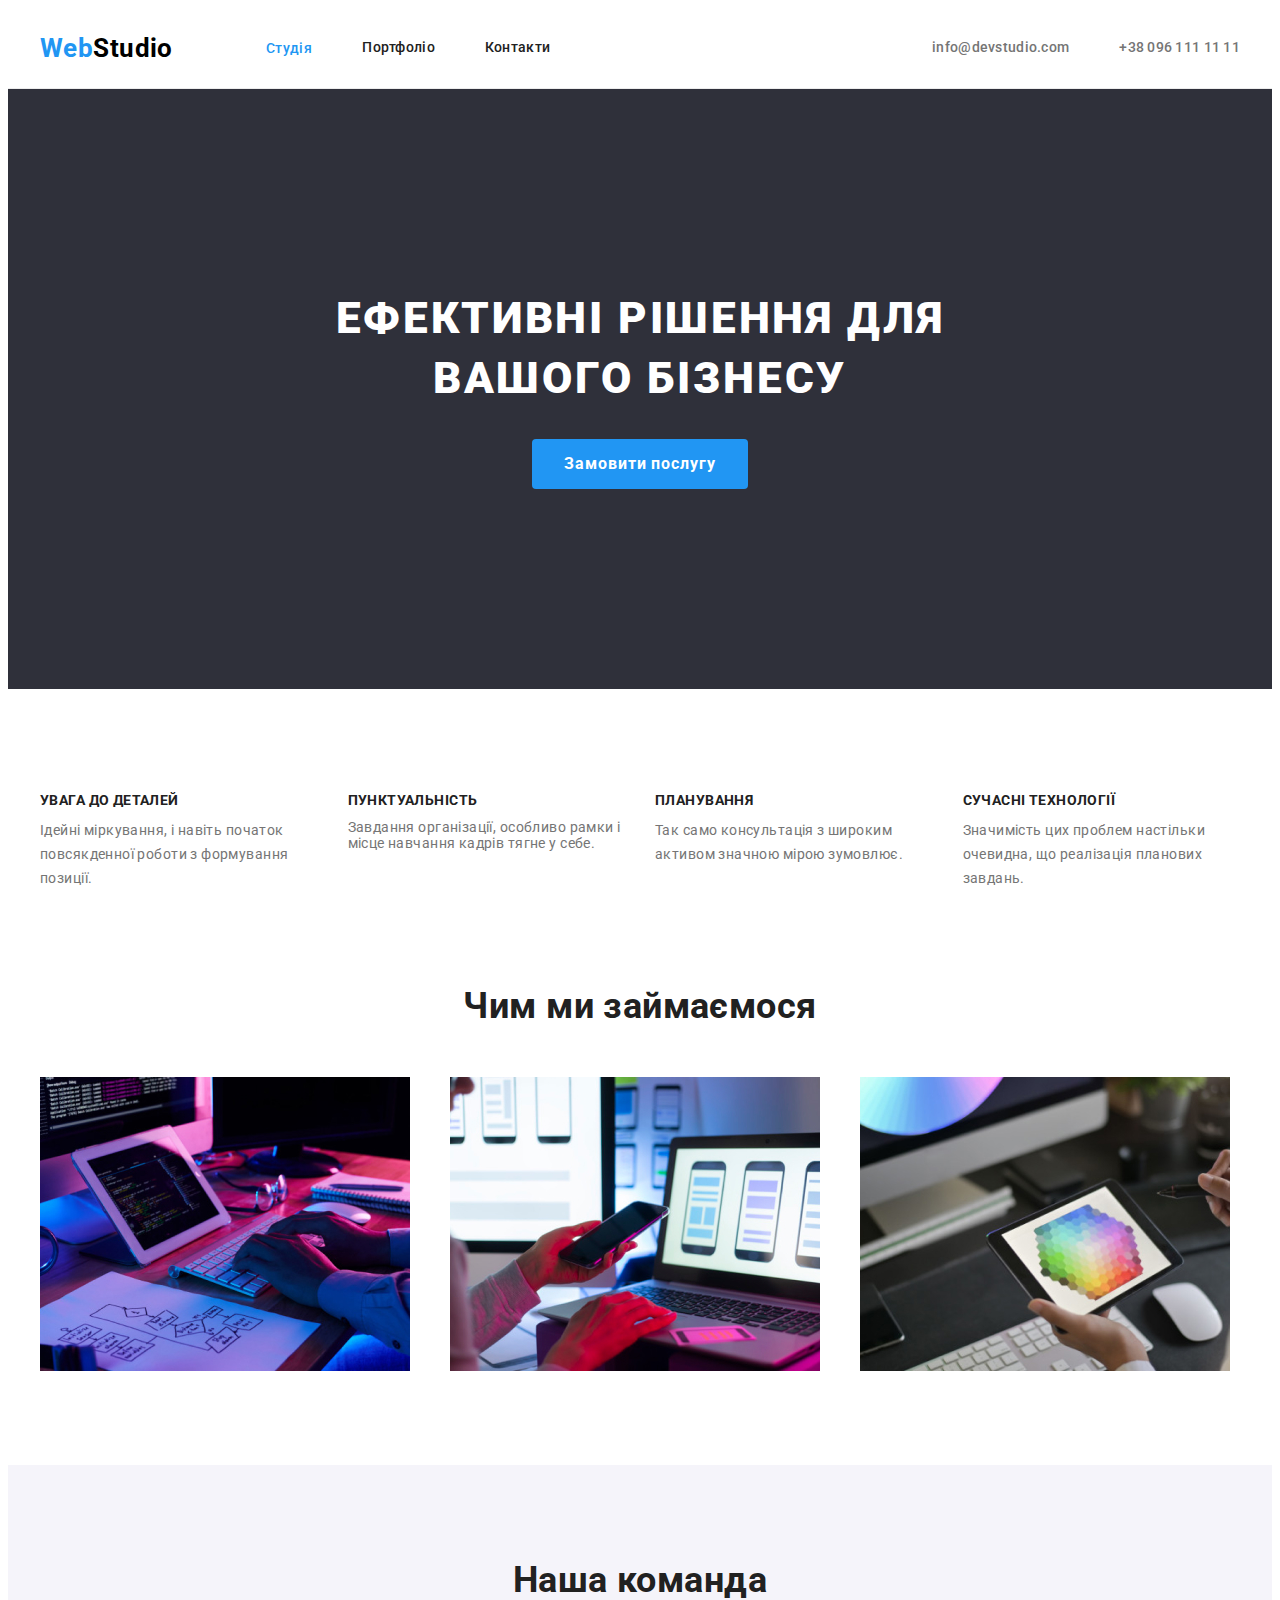
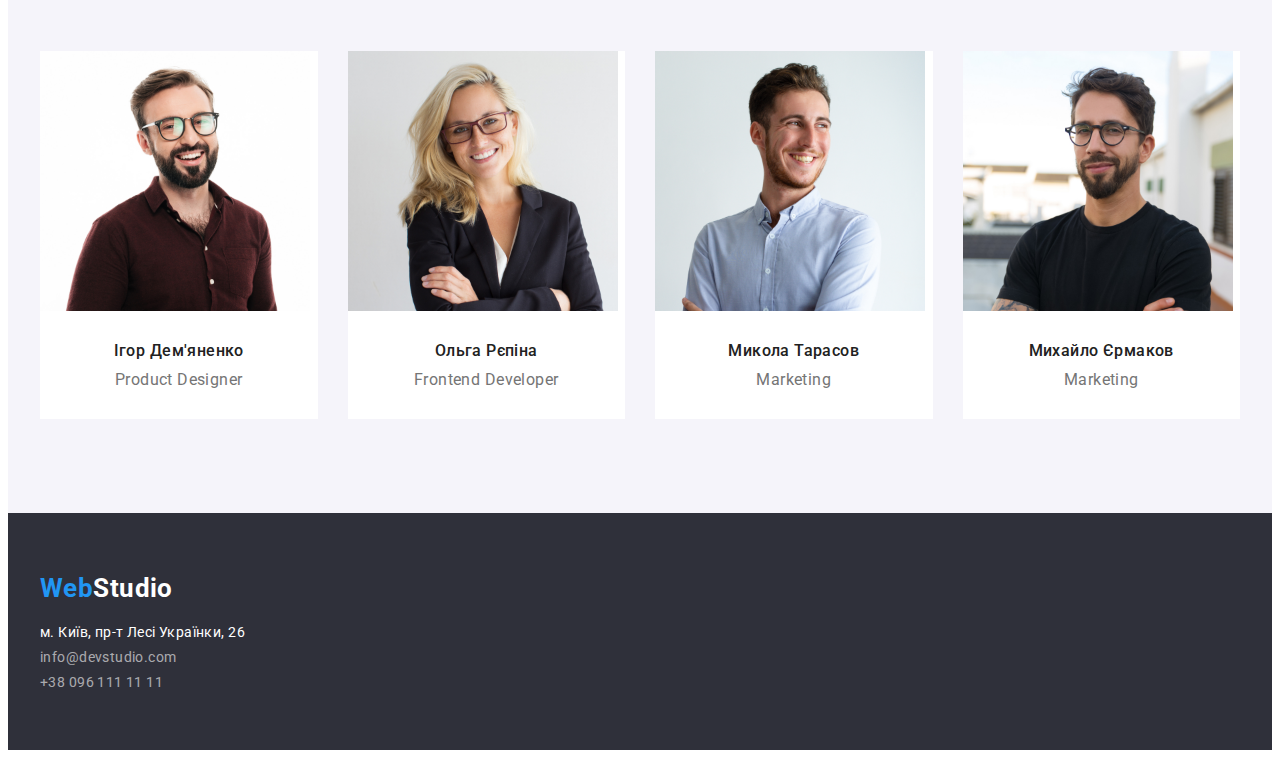
<file: index.html>
<!--Студія-->
<!DOCTYPE html>
<html lang="uk">

<head>
    <meta charset="UTF-8">
    <meta http-equiv="X-UA-Compatible" content="IE=edge">
    <meta name="viewport" content="width=device-width, initial-scale=1.0">
    <title>Document</title>
<link href="https://fonts.googleapis.com/css2?family=Raleway:wght@700&family=Roboto:wght@400;500;700;900&display=swap"
    rel="stylesheet">
    <link rel="stylesheet" href="https://cdnjs.cloudflare.com/ajax/libs/modern-normalize/0.6.0/modern-normalize.min.css"
        integrity="sha256-a9JO7L1jGkja9va1xGMWEJspCfU/b9Vn5u/O5MdnKhw=" crossorigin="anonymous" />
<link rel="stylesheet" href="./css/styles.css">

    
</head>

<body>
    <header class="site-header">
        <div class="container">
<a href="./index.html" class="logo"><span class="logo__accent">Web</span>Studio</a>


        <nav class="site-nav">
        
            <ul class="list">
                <li class="item"><a class="link-current" href="">Студія</a></li>
                <li class="item"><a class="link" href="./portfolio.html" >Портфоліо</a></li>
                <li class="item"><a class="link" href="">Контакти</a></li>
            </ul>
        
        </nav>
        <ul class="auth-nav">
            <li class="item"><a class="link" href="mailto:info@devstudio.com">info@devstudio.com</a></li>
            <li class="item"><a class="link" href="tel:+380961111111">+38 096 111 11 11</a></li>
        </ul>
    </div>
    </header>
    <main>
        
            <section class="slogan">
                <h1 class="slogan-title">Ефективні рішення для <br />вашого бізнесу</h1>
                <button type="button" class="button-primary">Замовити послугу</button>
            </section>
    
    <section class="features section">
        <div class="container">
            <h2 class="features-heading">Концепція</h2>
            <ul class="features-list">
                <li class="item">
                    <h3 class="section-item-one">УВАГА ДО ДЕТАЛЕЙ</h3>
                    <p class="section-text">Ідейні міркування, і навіть початок повсякденної роботи з формування
                        позиції.</p>
                </li>
    
                <li class="item">
                    <h3 class="section-item-one">ПУНКТУАЛЬНІСТЬ</h3>
                    <p class="section-text-one">Завдання організації, особливо рамки і місце навчання кадрів тягне у
                        себе.</p>
    
                </li>
                <li class="item">
                    <h3 class="section-item-one">ПЛАНУВАННЯ</h3>
                    <p class="section-text">Так само консультація з широким активом значною мірою зумовлює.</p>
                </li>
                <li class="item">
                    <h3 class="section-item-one">СУЧАСНІ ТЕХНОЛОГІЇ</h3>
                    <p class="section-text"> Значимість цих проблем настільки очевидна, що реалізація планових завдань.
                    </p>
                </li>
            </ul>
        </div>
    </section>
    <section class="competence section">
        <div class="container">
            <h2 class="section-title">Чим ми займаємося</h2>
            <ul class="competence-list text-center">
                <li class="item"><img class="image-block" src="./images/img1.jpg" alt="Компютер" width="370"></li>
                <li class="item"><img class="image-block" src="./images/img2.jpg" alt="Телефон" width="370"></li>
                <li class="item"><img class="image-block" src="./images/img3.jpg" alt="Планшет" width="370"></li>
            </ul>
        </div>
    </section>
        <section  class="team section">
            <div class="container">
            <h2 class="section-title text-center ">Наша команда</h2>
            <ul class="team-cards text-center">
                <li class="item">
                    <img class="image-block" src="./images/img4.jpg" alt="Ігор Дем'яненко" width="270">
                    <div class="description">
                    <h3 class="section-items">Ігор Дем'яненко</h3>
                    <p lang="en" class="section-desc">Product Designer</p>
                    </div>
                </li>
                <li class="item">
                    <img class="image-block" src="./images/img5.jpg" alt="Ольга Рєпіна" width="270">
                    <div class="description">
                    <h3 class="section-items">Ольга Рєпіна</h3>
                    <p lang="en" class="section-desc">Frontend Developer</p>
                    </div>
                </li>
                <li class="item">
                    <img class="image-block" src="./images/img6.jpg" alt="Микола Тарасов" width="270">
                    <div class="description">
                    <h3 class="section-items">Микола Тарасов</h3>
                    <p lang="en" class="section-desc">Marketing</p>
                    </div>
                </li>
                <li class="item">
                    <img class="image-block" src="./images/img7.jpg" alt="Михайло Єрмаков" width="270">
                    <div class="description">
                    <h3 class="section-items">Михайло Єрмаков</h3>
                    <p lang="en" class="section-desc">Marketing</p>
                    </div>
                </li>
            </ul>
            </div>
        </section>
    </main>
<footer class="site-footer">
    <div class="container">
        <a href="./index.html" class="logo site-footer__logo"><span class="logo__accent">Web</span>Studio</a>
        <address class="footer-contacts">
            <ul>
                <li class="footer-contacts__item">
                    <a class="footer-contacts__link footer-contacts__link--address"
                        href="https://goo.gl/maps/XUFfffDGWBc9zeDt5">м. Київ, пр-т Лесі Українки, 26</a>
                </li>
                <li class="footer-contacts__item">
                    <a class="footer-contacts__link" href="mailto:info@devstudio.com">info@devstudio.com</a>
                </li>
                <li class="footer-contacts__item">
                    <a class="footer-contacts__link" href="tel:+380961111111">+38 096 111 11 11</a>
                </li>
            </ul>
        </address>
    </div>
</footer>
</body>

</html>
</file>
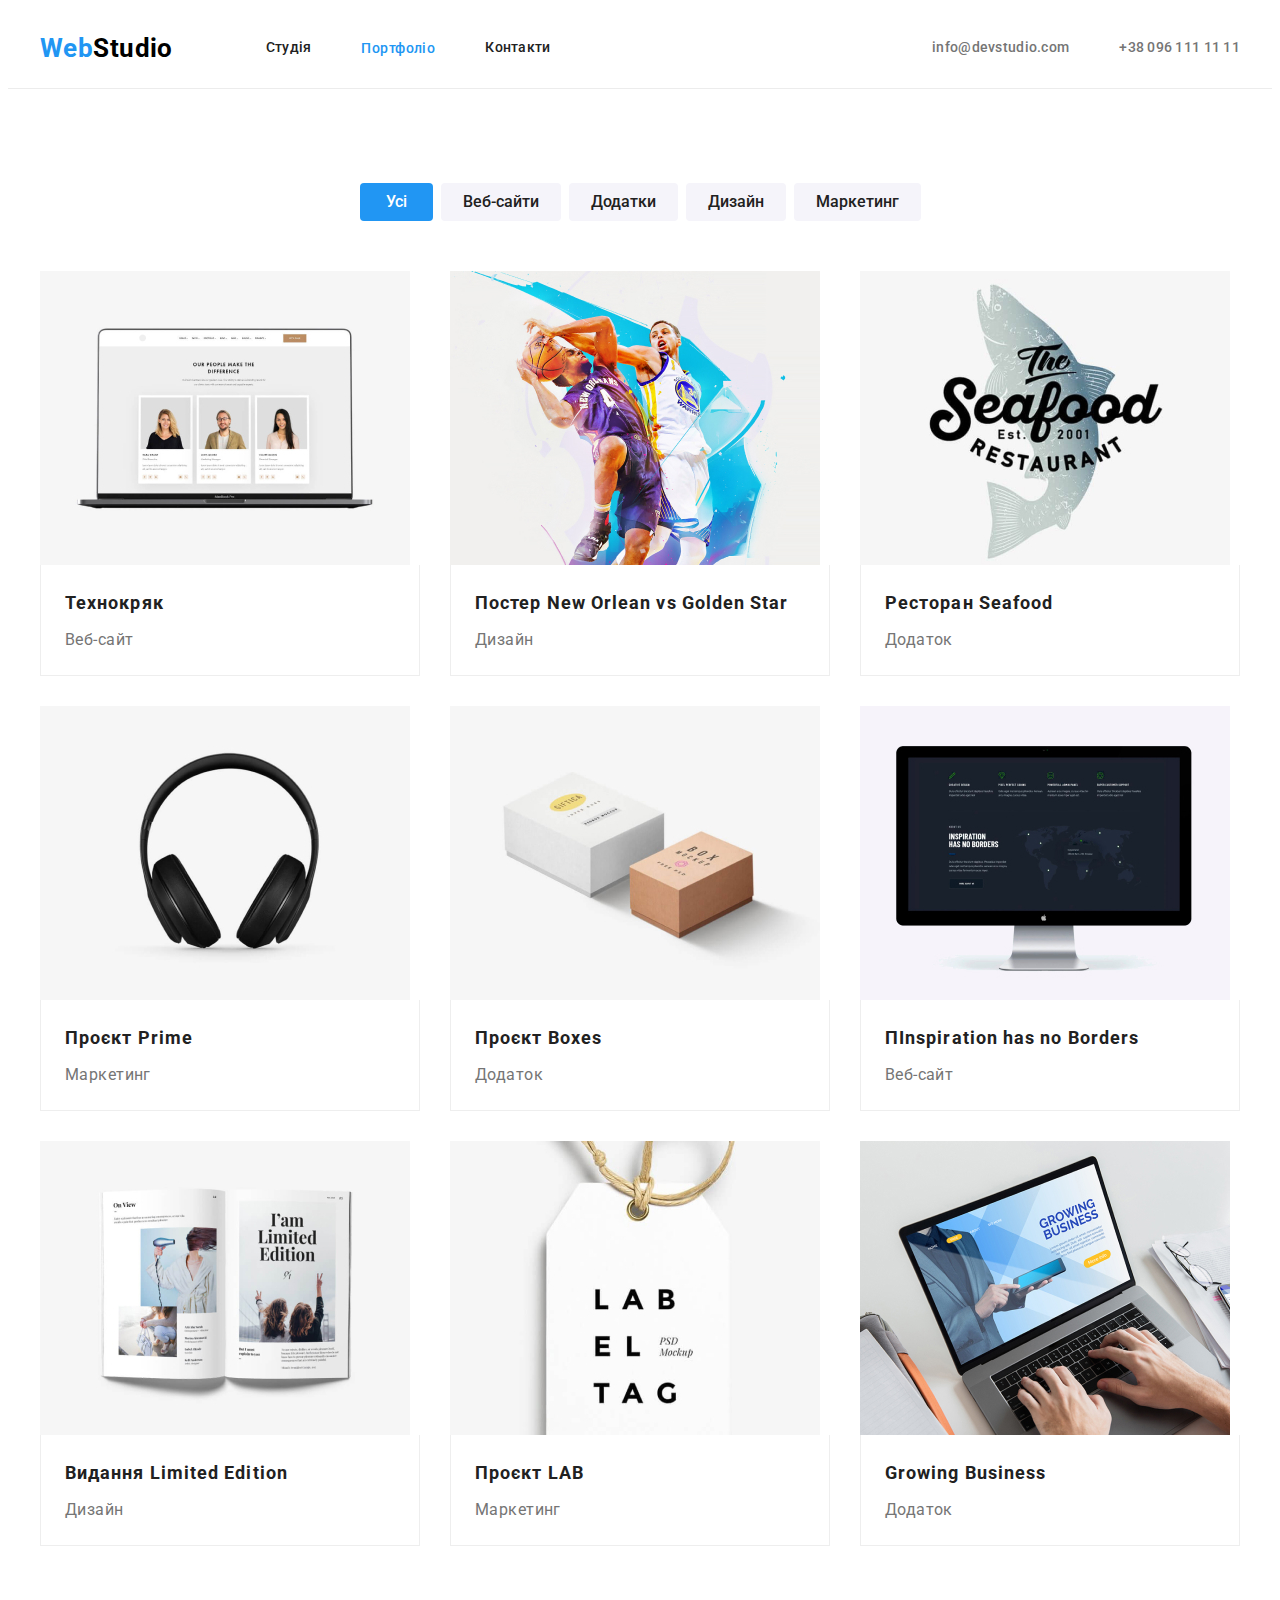
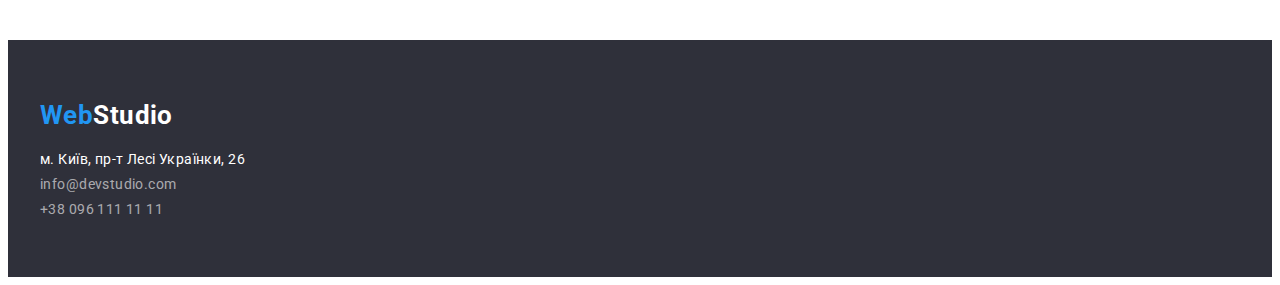
<file: portfolio.html>
<!DOCTYPE html>
<html lang="uk">

<head>
    <meta charset="UTF-8">
    <meta http-equiv="X-UA-Compatible" content="IE=edge">
    <meta name="viewport" content="width=device-width, initial-scale=1.0">
    <title>Document</title>
<link href="https://fonts.googleapis.com/css2?family=Raleway:wght@700&family=Roboto:wght@400;500;700;900&display=swap"
    rel="stylesheet">
    <link rel="stylesheet" href="https://cdnjs.cloudflare.com/ajax/libs/modern-normalize/0.6.0/modern-normalize.min.css"
        integrity="sha256-a9JO7L1jGkja9va1xGMWEJspCfU/b9Vn5u/O5MdnKhw=" crossorigin="anonymous" />
    <link rel="stylesheet" href="./css/styles.css">
</head>

<body>
    <header class="site-header">
        <div class="container">
    <a href="./index.html" class="logo"><span class="logo__accent">Web</span>Studio</a>


            <nav class="site-nav">
    
                <ul class="list">
                <li class="item"><a href="./index.html" class="link">Студія</a></li>
                <li class="item"><a href="" class="link-current">Портфоліо</a></li>
                <li class="item"><a href="" class="link">Контакти</a></li>
            </ul>
        </nav>
        
        <ul class="auth-nav">
            <li class="item"><a  class="link" href="">info@devstudio.com</a></li>
            <li class="item"><a  class="link" href="">+38 096 111 11 11</a></li>
        </ul>
    </div>
    </header>
    <main>
        <section class="portfolio section">
            <div class="container">
<h1 class="portfolio-heading">Наші роботи</h1>


<ul class="portfolio-filter text-center">
    <li class="item"><button type="button" class="button-secondary">Усі</button></li>
    <li class="item"><button type="button" class="button-work">Веб-сайти</button></li>
    <li class="item"><button type="button" class="button-work">Додатки</button></li>
    <li class="item"><button type="button" class="button-work">Дизайн</button></li>
    <li class="item"><button type="button" class="button-work">Маркетинг</button></li>
</ul>

<ul class="portfolio-cards">
    <li class="item">
        <a class="link" href="">
        <img  class="image-block" src="./images/img8.jpg" alt="Технокряк" width="370">
        <div class="description">
        <h2 class="heading">Технокряк</h2>
        <p class="text">Веб-сайт</p>
        </div>
        </a>
    </li>
    <li class="item">
        <a class="link" href="" >
        <img  class="image-block" src="./images/img9.jpg" alt="Постер New Orlean vs Golden Star" width="370">
        <div class="description">
    <h2 class="heading">Постер New Orlean vs Golden Star</h2>
    <p class="text">Дизайн</p>
    </div>
    </a>
</li>
    <li class="item">
<a class="link" href="" >
<img class="image-block" src="./images/img10.jpg" alt="Ресторан Seafood" width="370">
<div class="description">
<h2 class="heading">Ресторан Seafood</h2>
<p class="text">Додаток</p>
</div>
</a>
    </li>
    <li class="item">
    <a  class="link" href="">
    <img  class="image-block" src="./images/img11.jpg" alt="Проєкт Prime" width="370">
    <div class="description">
    <h2 class="heading">Проєкт Prime</h2>
    <p class="text">Маркетинг</p>
    </div>
    </a>
    </li>
    <li class="item">
        <a class="link" href="" >
    <img class="image-block" src="./images/img12.jpg" alt="Проєкт Boxes" width="370">
    <div class="description">
    <h2 class="heading">Проєкт Boxes</h2>
    <p class="text">Додаток</p>
    </div>
    </a>
    </li>
    <li class="item">
        <a  class="link" href="" >
        <img class="image-block" src="./images/img13.jpg" alt="Inspiration has no Borders" width="370">
        <div class="description">
        <h2 class="heading">ПInspiration has no Borders</h2>
        <p class="text">Веб-сайт</p>
        </div>
        </a>
    </li>
    <li class="item">
        <a class="link" href="" >
        <img  class="image-block" src="./images/img14.jpg" alt="Видання Limited Edition" width="370">
        <div class="description">
        <h2 class="heading">Видання Limited Edition</h2>
        <p class="text">Дизайн</p>
        </div>
        </a>
    </li>
    <li class="item">
        <a class="link" href="" >
        <img class="image-block" src="./images/img15.jpg" alt="Проєкт LAB" width="370">
        <div class="description">
        <h2 class="heading">Проєкт LAB</h2>
        <p class="text">Маркетинг</p>
        </div>
        </a>
    </li>
    <li class="item">
    <a class="link" href="">
    <img class="image-block" src="./images/img16.jpg" alt="Growing Business" width="370">
    <div class="description">
    <h2 class="heading">Growing Business</h2>
    <p class="text">Додаток</p>
    </div>
    </a>
    </li>
</ul>
</div>
</section>
    </main>
<footer class="site-footer">
    <div class="container">
        <a href="./index.html" class="logo site-footer__logo"><span class="logo__accent">Web</span>Studio</a>
        <address class="footer-contacts">
            <ul>
                <li class="footer-contacts__item">
                    <a class="footer-contacts__link footer-contacts__link--address"
                        href="https://goo.gl/maps/XUFfffDGWBc9zeDt5">м. Київ, пр-т Лесі Українки, 26</a>
                </li>
                <li class="footer-contacts__item">
                    <a class="footer-contacts__link" href="mailto:info@devstudio.com">info@devstudio.com</a>
                </li>
                <li class="footer-contacts__item">
                    <a class="footer-contacts__link" href="tel:+380961111111">+38 096 111 11 11</a>
                </li>
            </ul>
        </address>
    </div>
</footer>
</body>

</html>
</file>
<file: css/styles.css>
:root {
    --primary-text-color:#757575;
    --title-text-color:#212121;
    --title-text-color-one:#000000 ;
    --accent-color:#2196F3;
    --primary-bt-color: #FFFFFF;
    --accent-color-one: #F5F4FA;
    --primary-phon-color: hsla(0, 0%, 100%, 0.6);
    --primary-brg-color:#2F303A;
    --header-border-color: #ececec;
    --list-items-gap: 30px;
    --portfolio-cards-border-color: #eee;
    --bg-color-gray: #f5f4fa;
    
}
h1,
h2,
h3,
h4,
h5,
h6,
p,
ul {
    margin: 0;
    padding: 0;
}
ul {
    list-style: none;
}

body {
    background:var(--primary-bt-color);
    color:var(--primary-text-color);
    font-size: 14px;
    font-family:Roboto, sans-serif;
    letter-spacing: 0.03em;
}

.container {
    margin-left: auto;
    margin-right: auto;
    padding-left: 15px;
    padding-right: 15px;
    width: 1200px;
}
.section {
    padding-top: 94px;
    padding-bottom: 94px;
}
.image-block {
    display: block;
}
.text-center {
    text-align: center;
}
button {
    font-family: inherit;
    cursor: pointer;
}

.site-header {
    border-bottom: 1px solid var(--header-border-color);

}
  
.site-header .container {
    display: flex;
    align-items: center;
    
}

.site-nav {
    margin-left: 93px;
}

.site-nav .list {
    display: flex;
}
.site-nav .item:not(:first-child),
.auth-nav .item:not(:first-child) {
    margin-left: 50px;
}
.site-nav .link {
    color: var(--title-text-color);
    font-weight: 500;
    line-height: 1.14;
    letter-spacing: 0.02em;
    text-decoration: none;
    display: inline-block;
    padding-top: 32px;
    padding-bottom: 32px;
}

.site-nav .link:hover,
.site-nav .link:focus {
    color: var(--accent-color);
}

.site-nav .link-current {
    color: var(--accent-color);
    text-decoration: none;
    font-weight: 500;
    display: inline-block;
    padding-top: 32px;
    padding-bottom: 32px;
}

.auth-nav .item {
   
    font-weight: 500;
    line-height: 1.14;
    letter-spacing: 0.02em;
    text-decoration: none;
    display:inline-block;
}

.auth-nav .link:hover,
.auth-nav .link:focus {
    color: var(--accent-color);
}
.auth-nav{
    display:flex;
    
}
.auth-nav .link{
    display: inline-block;
        padding-top: 32px;
        padding-bottom: 32px;
        text-decoration: none;
    color: var(---primary-text-color);
}
.auth-nav {
    margin-left: auto;
}

.logo {

    font-weight: 700;
    font-size: 26px;
    line-height: 1.19;
    text-decoration: none;

    color: var(--title-text-color-one);
}

.logo__accent {
    color: var(--accent-color);
}
.features-heading,
.portfolio-heading {
    position: absolute;
    white-space: nowrap;
    width: 1px;
    height: 1px;
    overflow: hidden;
    border: 0;
    padding: 0;
    clip: rect(0 0 0 0);
    clip-path: inset(50%);
    margin: -1px;
}
.features-list {
    display: flex;
    margin-left: calc(-1 * var(--list-items-gap));
   
}

 .features-list .item {
    flex-basis: calc(100% / 4 - var(--list-items-gap));
    margin-left: var(--list-items-gap);
    margin-top: 10px;
}


.portfolio-cards {
    display: flex;
    flex-wrap: wrap;
    margin-top: calc((-1 * var(--list-items-gap)) + 50px);
    margin-left: calc(-1 * var(--list-items-gap));
   
}

 .portfolio-cards .item {
    flex-basis: calc(100% / 3 - var(--list-items-gap));
        margin-top: var(--list-items-gap);
        margin-left: var(--list-items-gap);
      
 }

   .portfolio-cards .description {
        padding-top: 20px;
        padding-bottom: 20px;
        padding-left: 24px;
        padding-right: 24px; 
    border: 1px solid var(--portfolio-cards-border-color);
        border-top: none;
}

.portfolio-cards .link {
    color:var(--primary-text-color);
    text-decoration: none; 

   
}

.portfolio-cards .text{
    color: var(---primary-text-color);
    margin-top: 4px;
    font-size: 16px;
    line-height: 1.88;
         
}
.portfolio-cards .heading {
    font-weight: 700;
    font-size: 18px;
    line-height: 2;
    letter-spacing: 0.06em;
    color: var(--title-text-color);
    
}
.section-title {
font-weight: 700;
    font-size: 36px;
    line-height: 1.17;
   
    color: var(--title-text-color);
}

.section-items {
    color: var(--title-text-color);
    font-weight: 500;
        font-size: 16px;
        line-height:1.19;
             
}
 .section-item-one {
color: var(--title-text-color);
font-weight: 700;
font-size: 14px;
line-height: 1.14;
letter-spacing: 0.03em;
margin-bottom: 10px;

 }
.section-desc {
    color:var(--primary-text-color);
        font-size: 16px;
        line-height:1.19;     
}
.section-text {
    color:var(--primary-text-color);
    line-height: 1.71;
}

.slogan {
    background-color: var(--primary-brg-color);
    padding-top: 200px;
    padding-bottom: 200px;
    text-align: center;
}

.slogan-title{
color: var(--primary-bt-color);
    font-weight: 900;
    font-size: 44px;
    line-height:1.36;
    text-transform: uppercase;
    letter-spacing: 0.06em;
    text-align: center;
 }
 
 .button  {
    color: var(--primary-bt-color);
    background-color: var(--accent-color);
    text-decoration: none;
    font-family: inherit;
    text-align: center;
}

.button-primary {
    color: var(--primary-bt-color);
    background-color: var(--accent-color);
    font-weight: 700;
    font-size: 16px;
    line-height: 1.88;
    letter-spacing: 0.06em;
    text-align: center;
    margin-top: 30px;
    padding: 10px 32px;
    border: 0 solid transparent;
    border-radius: 4px;
}

.button-work  {
    color: var(--title-text-color);
        background-color: var(--accent-color-one);
        font-weight: 500;
            font-size: 16px;
            line-height: 1.62;
            text-align: center;
            font-style: normal;
            border: 0 solid transparent;
            border-radius: 4px;
            min-width: 73px;
            padding: 6px 22px;
}

.button-work:hover,
.button-work:focus {
    color: var(--primary-bt-color);
        background-color: var(--accent-color);
}

.button-secondary {
    color: var(--primary-bt-color);
        background-color: var(--accent-color);font-weight: 500;
            font-size: 16px;
            line-height: 1.62;
            text-align: center;
            font-style: normal;
            border: 0 solid transparent;
            border-radius: 4px;
            min-width: 73px;
            padding: 6px 22px;
}
  
.competence {
    padding-top: 0;
}
.competence .section-title{
    text-align: center;
}

.competence-list {
    display: flex;
    margin-top: 50px;
    margin-left: calc(-1 * var(--list-items-gap));
}

.competence-list .item {
    flex-basis: calc(100% / 3 - var(--list-items-gap));
    margin-left: var(--list-items-gap);
}
   
.address .link{
    color:var(--primary-bt-color);
    line-height: 1.71;
        text-decoration: none;
        font-style: normal;
}
.address  .link:hover,
 .address .link:focus {
    color:var(--accent-color);
}
.address .link-one {
    color:var(--primary-phon-color);
   
        line-height: 1.71;
        text-decoration: none;
        font-style: normal;
}
.address .link-one:hover,
.address .link-one:focus {
color: var(--accent-color);
}

footer {
    background-color:var(--primary-brg-color);
    font-style:normal;
    text-decoration: none;
   
}
.site-footer {
    padding-top: 60px;
    padding-bottom: 60px; 
}
.footer-contacts  {
    margin-top: 20px;
}

.footer-contacts .item:not(:first-child) {
    margin-top: 9px;
}
.portfolio-filter {
    display: flex;
    justify-content: center;
}

.portfolio-filter .item:not(:first-child) {
    margin-left: 8px;
}
.team {
    background-color: var(--bg-color-gray); 
}

.team-cards {
    display: flex;
    margin-top: 50px;
    margin-left: calc(-1 * var(--list-items-gap));
   
}

.team-cards .item {
    flex-basis: calc(100% / 3 - var(--list-items-gap));
    margin-left: var(--list-items-gap);

    background-color: var(--primary-bt-color);
   
}

.team-cards .description {
    padding-top: 30px;
    padding-bottom: 30px;
    padding-left: 24px;
    padding-right: 24px;
   
}
.team-cards .section-desc{
    margin-top: 10px;
   
}
 /* Footer contacts */

.site-footer {
    padding-top: 60px;
    padding-bottom: 60px;

    background-color: var(--primary-brg-color);
}

.site-footer__container {
    display: flex;
}

.site-footer__nav-links {
    width: 231px;
}

.site-footer__logo {
    color: var(--primary-bt-color);
}

.site-footer__social-links {
    padding-top: 12px;
    margin-left: 70px;
}

.site-footer__heading {
    font-size: 14px;
    line-height: 1.14;
    text-transform: uppercase;

    color: var(--primary-bt-color);
}

.site-footer__social-list {
    margin-top: 20px;
}

.site-footer__social-link {
    color: var(--primary-bt-color);
    background-color: rgba(255, 255, 255, 0.1);
}

/* Footer contacts */

.footer-contacts {
    margin-top: 20px;
}

.footer-contacts__item:not(:first-child) {
    margin-top: 9px;
}

.footer-contacts__link {
    font-style: normal;
    text-decoration: none;
    color: var(--primary-phon-color);
}

.footer-contacts__link:hover,
.footer-contacts__link:focus {
    color: var(--accent-color);
}

.footer-contacts__link--address {
    color: var(--primary-bt-color);
}
</file>
